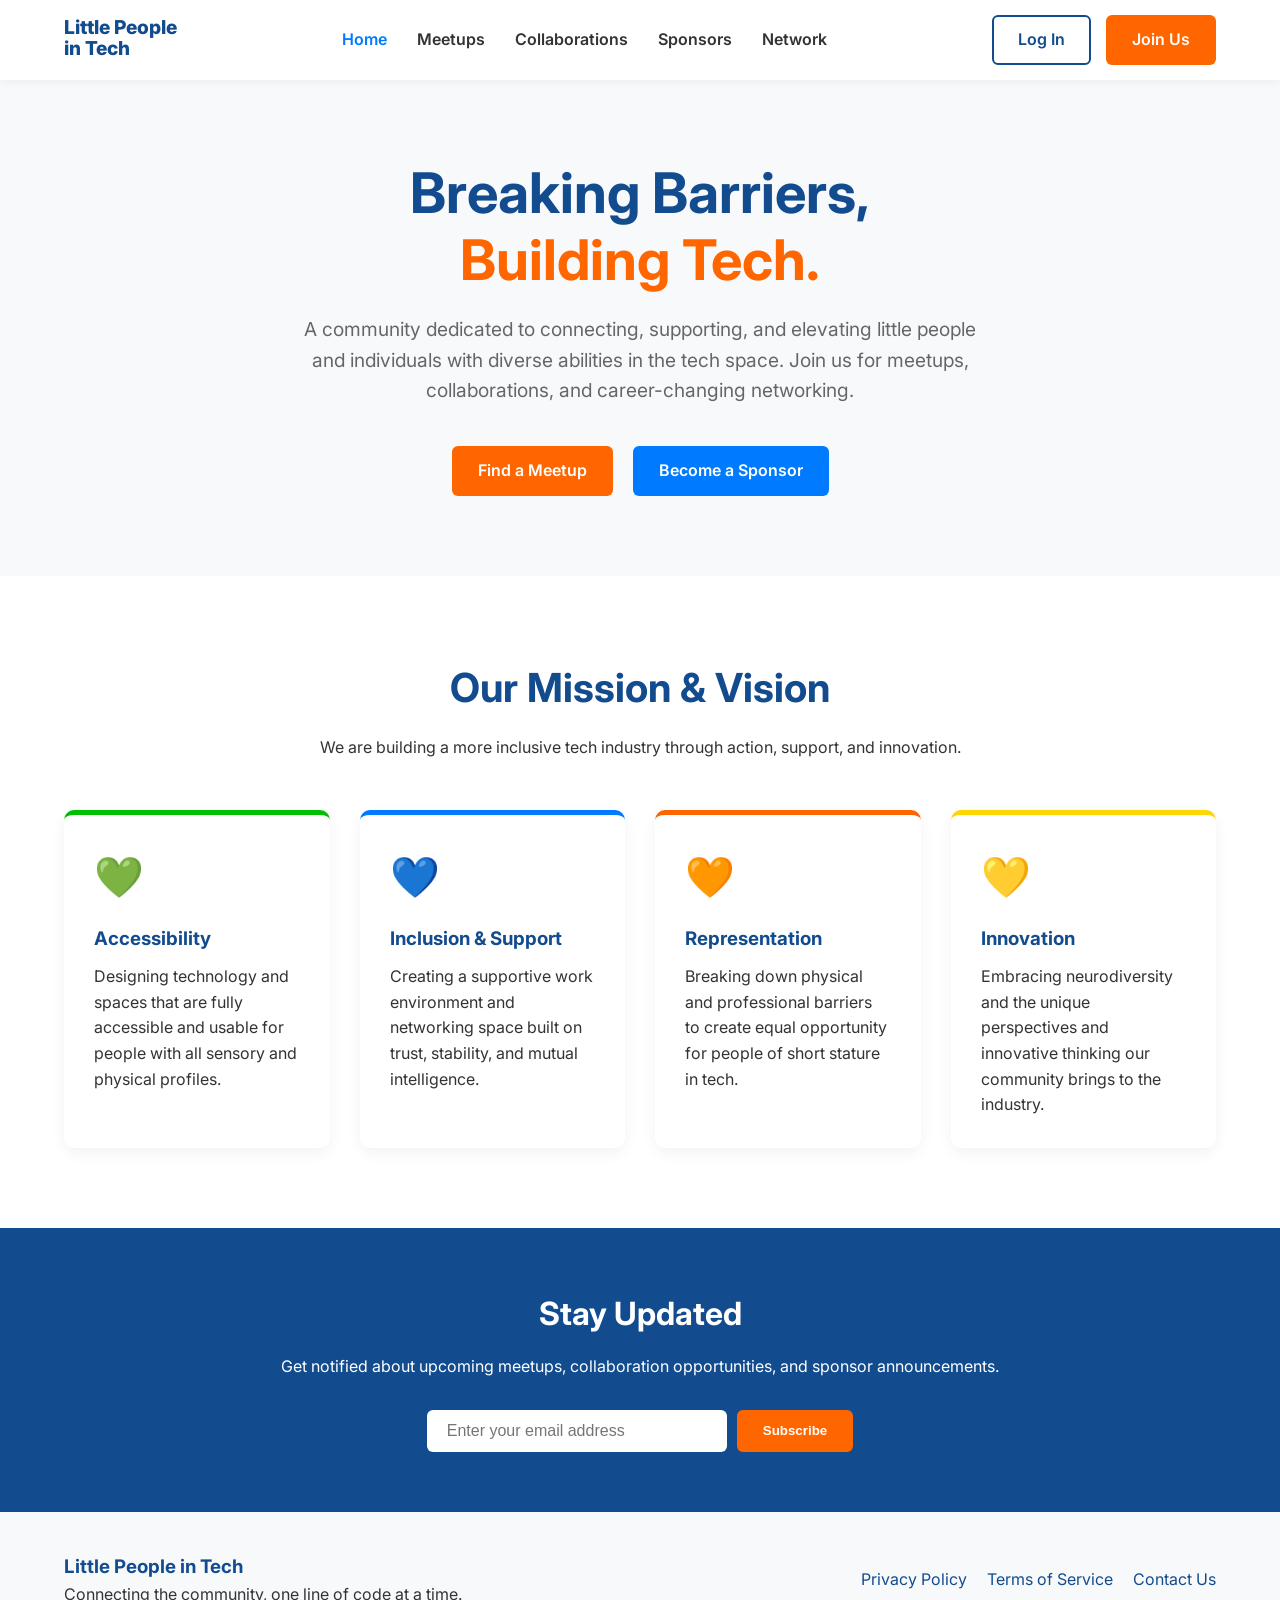
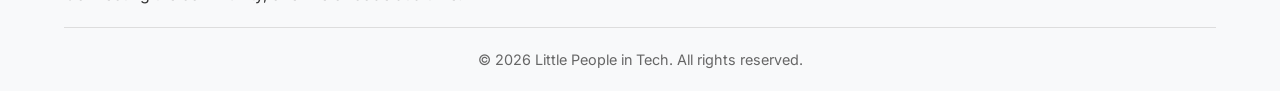
<file: index.html>
<!DOCTYPE html>
<html lang="en">
<head>
    <meta charset="UTF-8">
    <meta name="viewport" content="width=device-width, initial-scale=1.0">
    <title>Little People in Tech</title>
    <link rel="stylesheet" href="styles.css">
    <link href="https://fonts.googleapis.com/css2?family=Inter:wght@400;600;800&display=swap" rel="stylesheet">
</head>
<body>

    <header>
        <div class="container nav-container">
            <div class="logo">
                <a href="index.html">
                    <span class="logo-text">Little People <br>in Tech</span>
                </a>
            </div>
            <nav>
                <ul class="nav-links">
                    <li><a href="index.html" class="active">Home</a></li>
                    <li><a href="meetups.html">Meetups</a></li>
                    <li><a href="collaborations.html">Collaborations</a></li>
                    <li><a href="sponsors.html">Sponsors</a></li>
                    <li><a href="network.html">Network</a></li>
                </ul>
            </nav>
            <div class="nav-buttons">
                <a href="network.html" class="btn btn-outline">Log In</a>
                <a href="network.html" class="btn btn-primary">Join Us</a>
            </div>
        </div>
    </header>

    <section class="hero">
        <div class="container hero-container">
            <div class="hero-content">
                <h1>Breaking Barriers, <br><span class="highlight-orange">Building Tech.</span></h1>
                <p>A community dedicated to connecting, supporting, and elevating little people and individuals with diverse abilities in the tech space. Join us for meetups, collaborations, and career-changing networking.</p>
                <div class="hero-actions">
                    <a href="meetups.html" class="btn btn-primary">Find a Meetup</a>
                    <a href="sponsors.html" class="btn btn-secondary">Become a Sponsor</a>
                </div>
            </div>
        </div>
    </section>

    <section class="pillars">
        <div class="container">
            <div class="section-header">
                <h2>Our Mission & Vision</h2>
                <p>We are building a more inclusive tech industry through action, support, and innovation.</p>
            </div>
            
            <div class="grid-4">
                <div class="card card-green">
                    <div class="card-icon">💚</div>
                    <h3>Accessibility</h3>
                    <p>Designing technology and spaces that are fully accessible and usable for people with all sensory and physical profiles.</p>
                </div>

                <div class="card card-blue">
                    <div class="card-icon">💙</div>
                    <h3>Inclusion & Support</h3>
                    <p>Creating a supportive work environment and networking space built on trust, stability, and mutual intelligence.</p>
                </div>

                <div class="card card-orange">
                    <div class="card-icon">🧡</div>
                    <h3>Representation</h3>
                    <p>Breaking down physical and professional barriers to create equal opportunity for people of short stature in tech.</p>
                </div>

                <div class="card card-yellow">
                    <div class="card-icon">💛</div>
                    <h3>Innovation</h3>
                    <p>Embracing neurodiversity and the unique perspectives and innovative thinking our community brings to the industry.</p>
                </div>
            </div>
        </div>
    </section>

    <section class="cta-section">
        <div class="container">
            <h2>Stay Updated</h2>
            <p>Get notified about upcoming meetups, collaboration opportunities, and sponsor announcements.</p>
            <form class="notify-form" action="#" method="POST">
                <input type="email" placeholder="Enter your email address" required>
                <button type="submit" class="btn btn-primary">Subscribe</button>
            </form>
        </div>
    </section>

    <footer>
        <div class="container footer-container">
            <div class="footer-brand">
                <h3>Little People in Tech</h3>
                <p>Connecting the community, one line of code at a time.</p>
            </div>
            <div class="footer-links">
                <a href="#">Privacy Policy</a>
                <a href="#">Terms of Service</a>
                <a href="#">Contact Us</a>
            </div>
        </div>
        <div class="footer-bottom">
            <p>&copy; 2026 Little People in Tech. All rights reserved.</p>
        </div>
    </footer>

</body>
</html>
</file>
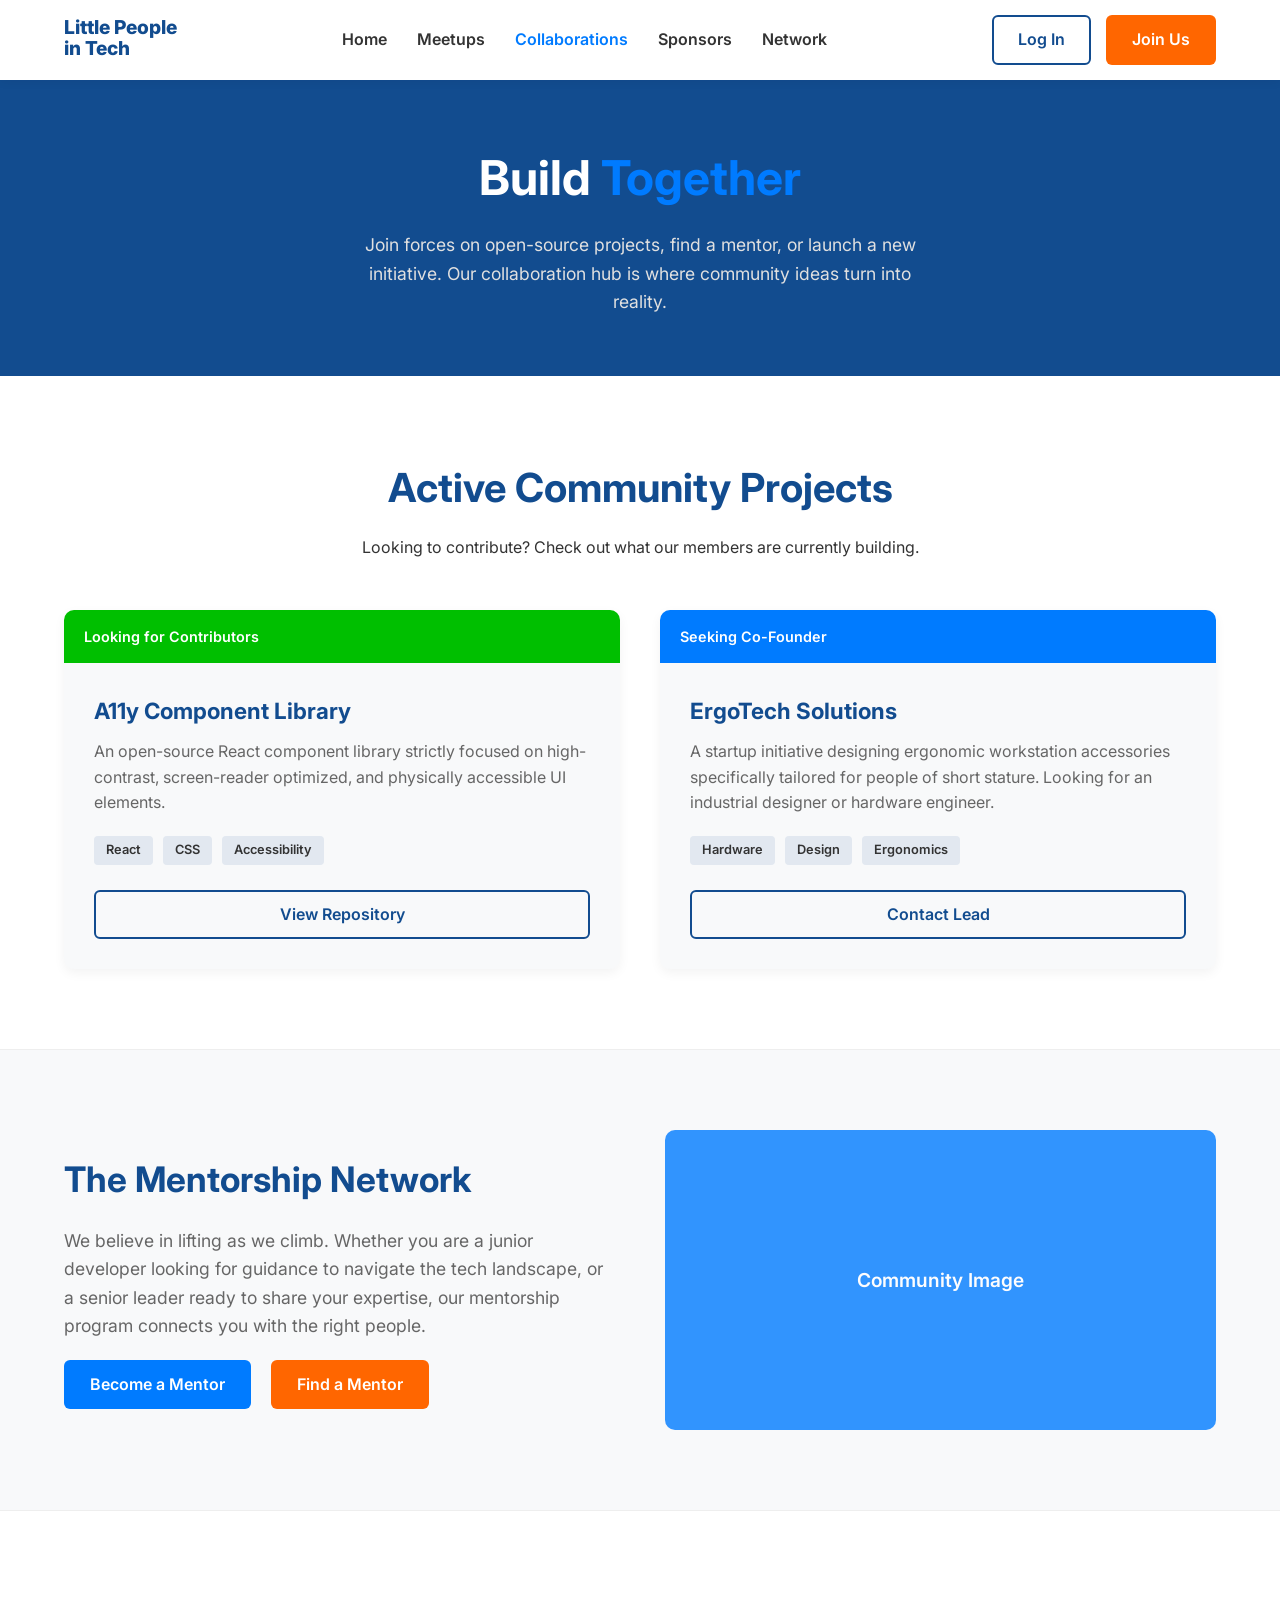
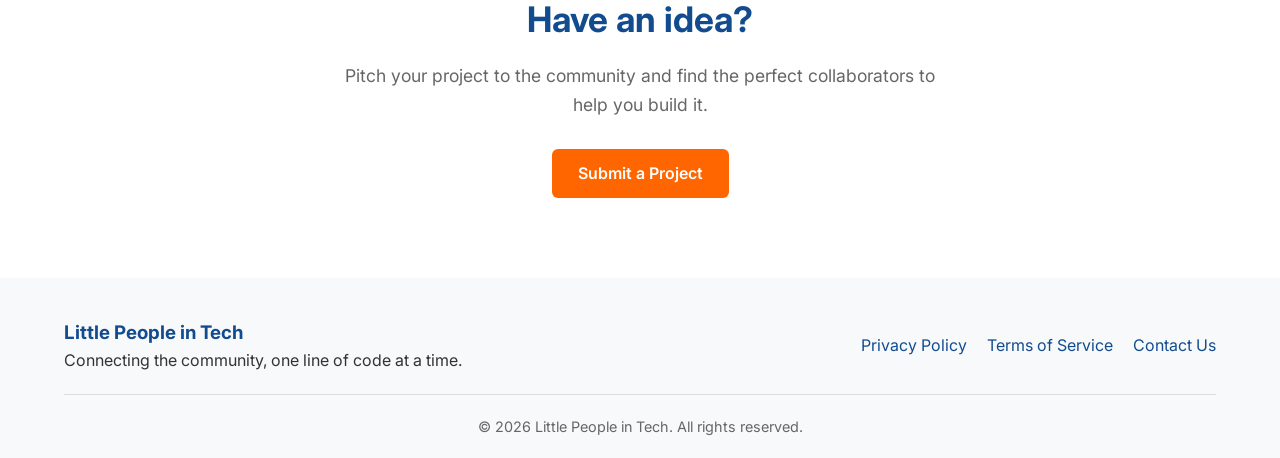
<file: collaborations.html>
<!DOCTYPE html>
<html lang="en">
<head>
    <meta charset="UTF-8">
    <meta name="viewport" content="width=device-width, initial-scale=1.0">
    <title>Collaborations | Little People in Tech</title>
    <link rel="stylesheet" href="styles.css">
    <link href="https://fonts.googleapis.com/css2?family=Inter:wght@400;600;800&display=swap" rel="stylesheet">
</head>
<body>

    <header>
        <div class="container nav-container">
            <div class="logo">
                <a href="index.html">
                    <span class="logo-text">Little People <br>in Tech</span>
                </a>
            </div>
            <nav>
                <ul class="nav-links">
                    <li><a href="index.html">Home</a></li>
                    <li><a href="meetups.html">Meetups</a></li>
                    <li><a href="collaborations.html" class="active">Collaborations</a></li>
                    <li><a href="sponsors.html">Sponsors</a></li>
                    <li><a href="network.html">Network</a></li>
                </ul>
            </nav>
            <div class="nav-buttons">
                <a href="network.html" class="btn btn-outline">Log In</a>
                <a href="network.html" class="btn btn-primary">Join Us</a>
            </div>
        </div>
    </header>

    <section class="page-hero">
        <div class="container text-center">
            <h1>Build <span class="highlight-blue">Together</span></h1>
            <p>Join forces on open-source projects, find a mentor, or launch a new initiative. Our collaboration hub is where community ideas turn into reality.</p>
        </div>
    </section>

    <section class="projects-section">
        <div class="container">
            <div class="section-header">
                <h2>Active Community Projects</h2>
                <p>Looking to contribute? Check out what our members are currently building.</p>
            </div>
            
            <div class="grid-2">
                <div class="project-card">
                    <div class="project-header bg-green">
                        <span class="status">Looking for Contributors</span>
                    </div>
                    <div class="project-body">
                        <h3>A11y Component Library</h3>
                        <p>An open-source React component library strictly focused on high-contrast, screen-reader optimized, and physically accessible UI elements.</p>
                        <div class="project-tags">
                            <span>React</span>
                            <span>CSS</span>
                            <span>Accessibility</span>
                        </div>
                        <a href="#" class="btn btn-outline">View Repository</a>
                    </div>
                </div>

                <div class="project-card">
                    <div class="project-header bg-blue">
                        <span class="status">Seeking Co-Founder</span>
                    </div>
                    <div class="project-body">
                        <h3>ErgoTech Solutions</h3>
                        <p>A startup initiative designing ergonomic workstation accessories specifically tailored for people of short stature. Looking for an industrial designer or hardware engineer.</p>
                        <div class="project-tags">
                            <span>Hardware</span>
                            <span>Design</span>
                            <span>Ergonomics</span>
                        </div>
                        <a href="#" class="btn btn-outline">Contact Lead</a>
                    </div>
                </div>
            </div>
        </div>
    </section>

    <section class="mentorship-section">
        <div class="container mentorship-container">
            <div class="mentorship-content">
                <h2>The Mentorship Network</h2>
                <p>We believe in lifting as we climb. Whether you are a junior developer looking for guidance to navigate the tech landscape, or a senior leader ready to share your expertise, our mentorship program connects you with the right people.</p>
                <div class="hero-actions" style="justify-content: flex-start; margin-top: 20px;">
                    <a href="#" class="btn btn-secondary">Become a Mentor</a>
                    <a href="#" class="btn btn-primary">Find a Mentor</a>
                </div>
            </div>
            <div class="mentorship-image-placeholder">
                <span>Community Image</span>
            </div>
        </div>
    </section>

    <section class="host-cta">
        <div class="container text-center">
            <h2>Have an idea?</h2>
            <p>Pitch your project to the community and find the perfect collaborators to help you build it.</p>
            <a href="#" class="btn btn-primary">Submit a Project</a>
        </div>
    </section>

    <footer>
        <div class="container footer-container">
            <div class="footer-brand">
                <h3>Little People in Tech</h3>
                <p>Connecting the community, one line of code at a time.</p>
            </div>
            <div class="footer-links">
                <a href="#">Privacy Policy</a>
                <a href="#">Terms of Service</a>
                <a href="#">Contact Us</a>
            </div>
        </div>
        <div class="footer-bottom">
            <p>&copy; 2026 Little People in Tech. All rights reserved.</p>
        </div>
    </footer>

</body>
</html>
</file>
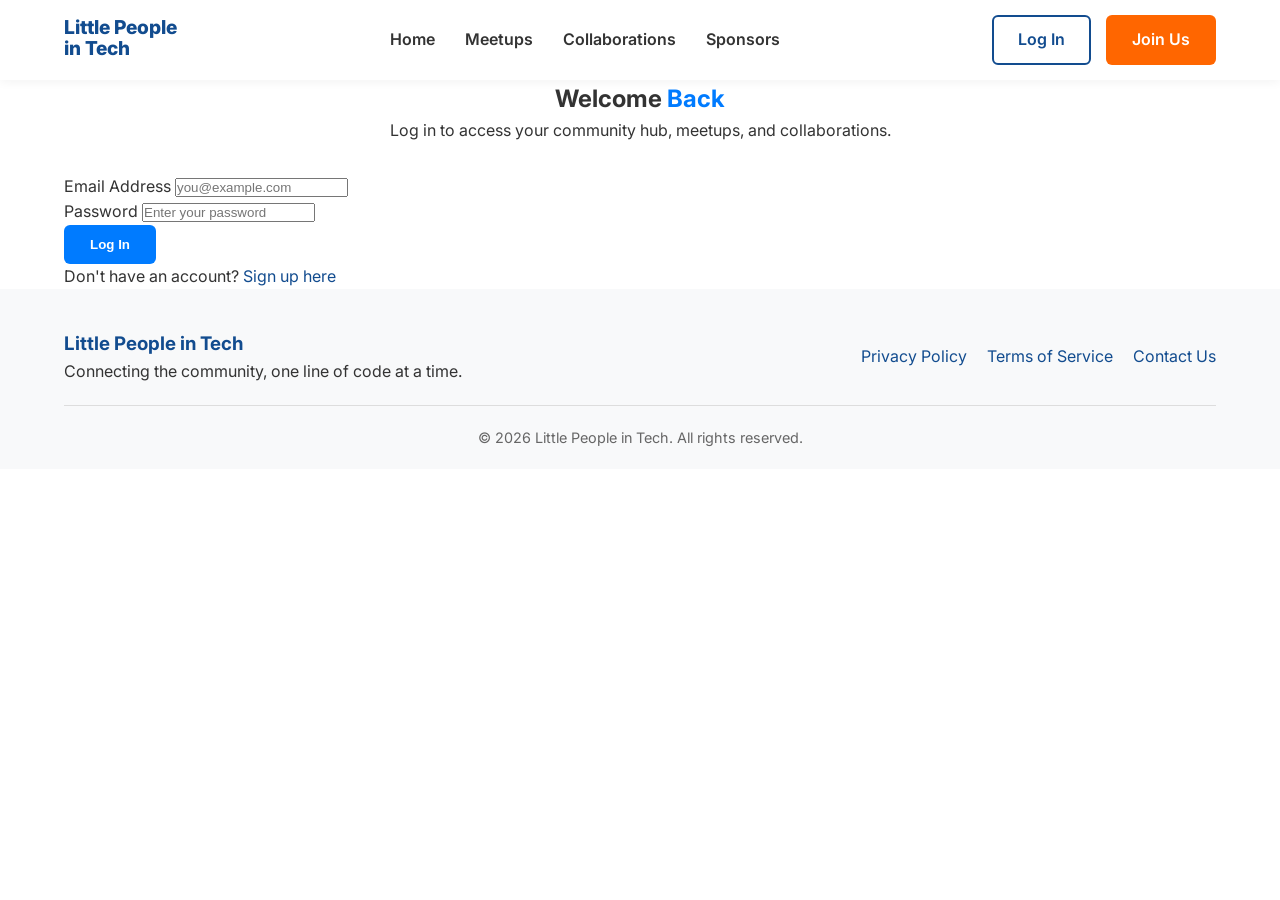
<file: login.html>
<!DOCTYPE html>
<html lang="en">
<head>
    <meta charset="UTF-8">
    <meta name="viewport" content="width=device-width, initial-scale=1.0">
    <title>Log In | Little People in Tech</title>
    <link rel="stylesheet" href="styles.css">
    <link href="https://fonts.googleapis.com/css2?family=Inter:wght@400;600;800&display=swap" rel="stylesheet">
</head>
<body class="bg-light">

    <header>
        <div class="container nav-container">
            <div class="logo">
                <a href="index.html">
                    <span class="logo-text">Little People <br>in Tech</span>
                </a>
            </div>
            <nav>
                <ul class="nav-links">
                    <li><a href="index.html">Home</a></li>
                    <li><a href="meetups.html">Meetups</a></li>
                    <li><a href="collaborations.html">Collaborations</a></li>
                    <li><a href="sponsors.html">Sponsors</a></li>
                </ul>
            </nav>
            <div class="nav-buttons">
                <a href="login.html" class="btn btn-outline active">Log In</a>
                <a href="signup.html" class="btn btn-primary">Join Us</a>
            </div>
        </div>
    </header>

    <section class="auth-section">
        <div class="container text-center" style="margin-bottom: 30px;">
            <h1>Welcome <span class="highlight-blue">Back</span></h1>
            <p>Log in to access your community hub, meetups, and collaborations.</p>
        </div>

        <div class="container">
            <div class="auth-single-card border-blue">
                <form class="auth-form" action="process-login.php" method="POST">
    <div class="form-group">
        <label for="login-email">Email Address</label>
        <input type="email" id="login-email" name="email" placeholder="you@example.com" required>
    </div>
    <div class="form-group">
        <label for="login-password">Password</label>
        <input type="password" id="login-password" name="password" placeholder="Enter your password" required>
    </div>
    <div class="form-actions">
        </div>
    <button type="submit" class="btn btn-secondary btn-full">Log In</button>
</form>
                
                <div class="auth-switch">
                    <p>Don't have an account? <a href="signup.html">Sign up here</a></p>
                </div>
            </div>
        </div>
    </section>

    <footer>
        <div class="container footer-container">
            <div class="footer-brand">
                <h3>Little People in Tech</h3>
                <p>Connecting the community, one line of code at a time.</p>
            </div>
            <div class="footer-links">
                <a href="#">Privacy Policy</a>
                <a href="#">Terms of Service</a>
                <a href="#">Contact Us</a>
            </div>
        </div>
        <div class="footer-bottom">
            <p>&copy; 2026 Little People in Tech. All rights reserved.</p>
        </div>
    </footer>

</body>
</html>
</file>
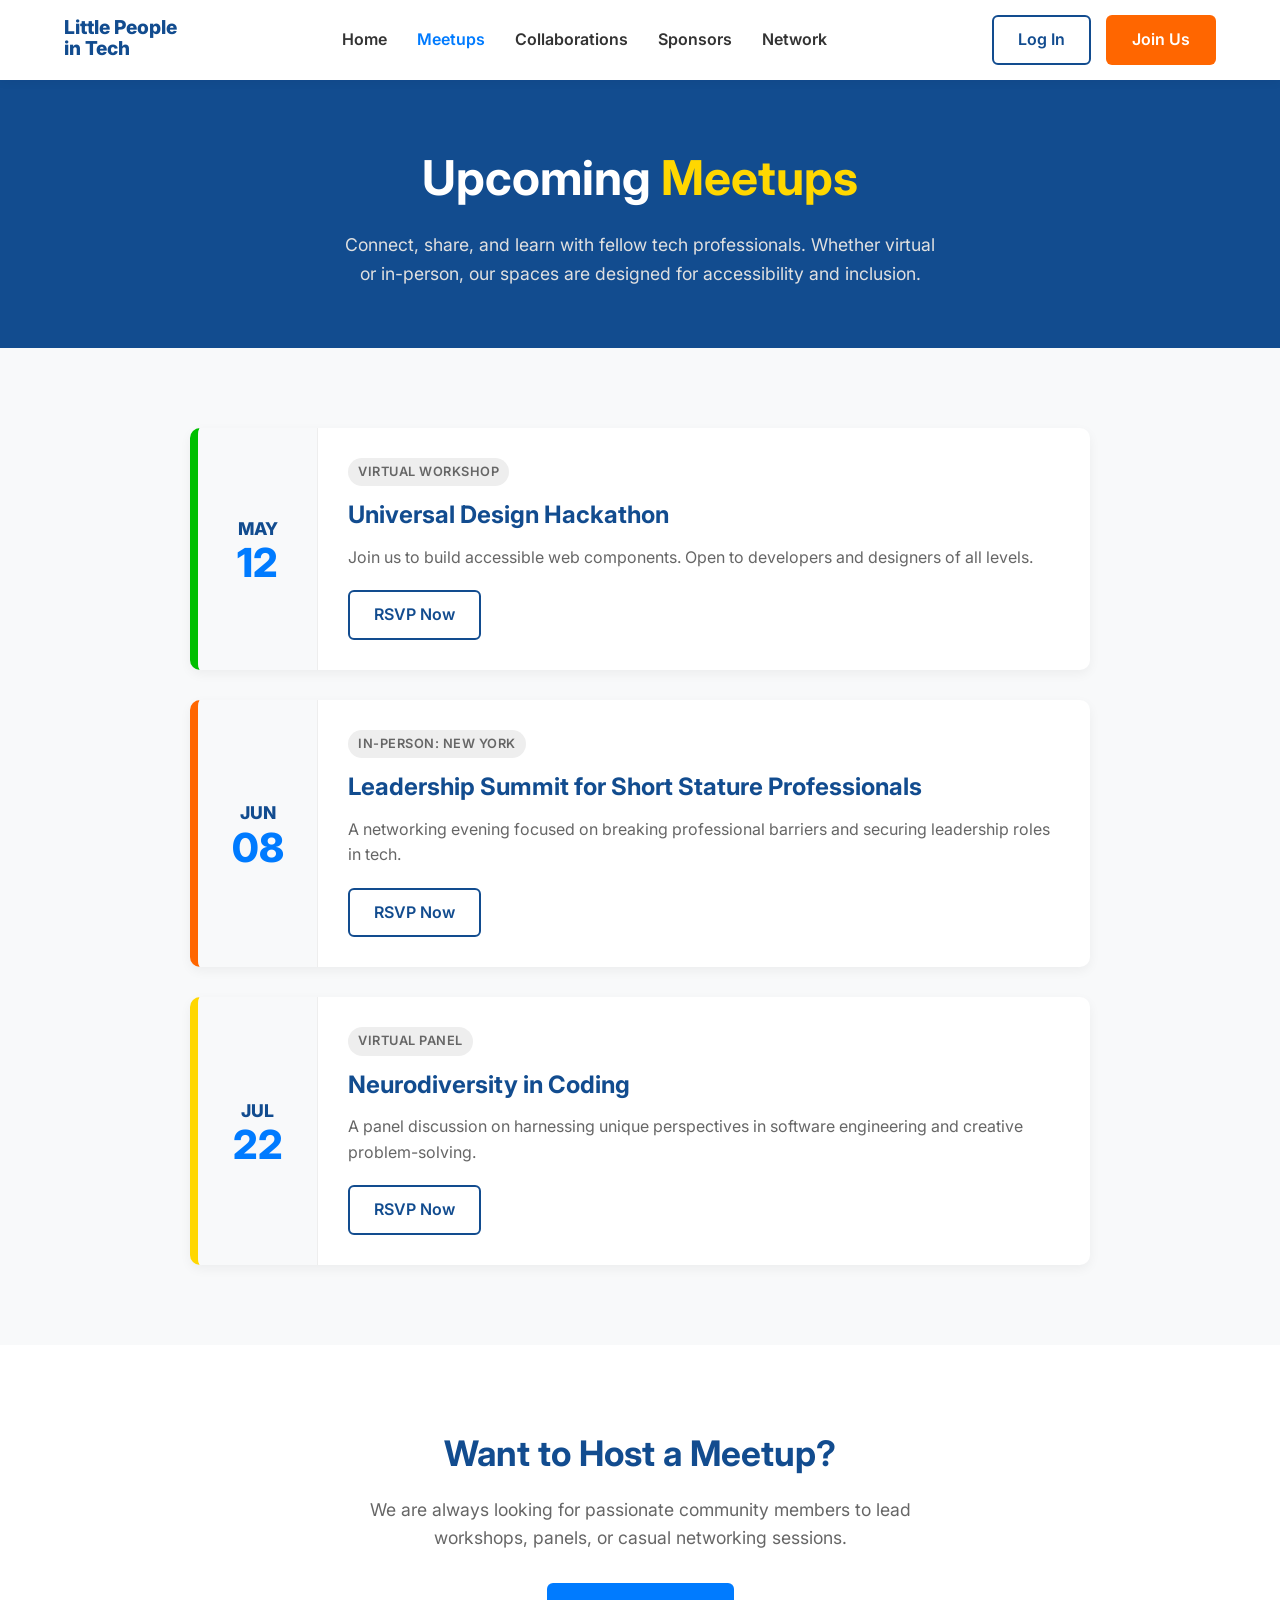
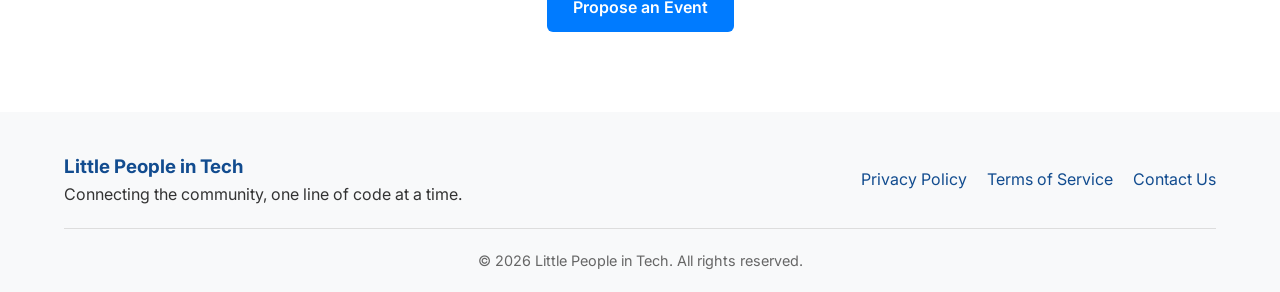
<file: meetups.html>
<!DOCTYPE html>
<html lang="en">
<head>
    <meta charset="UTF-8">
    <meta name="viewport" content="width=device-width, initial-scale=1.0">
    <title>Meetups | Little People in Tech</title>
    <link rel="stylesheet" href="styles.css">
    <link href="https://fonts.googleapis.com/css2?family=Inter:wght@400;600;800&display=swap" rel="stylesheet">
</head>
<body>

    <header>
        <div class="container nav-container">
            <div class="logo">
                <a href="index.html">
                    <span class="logo-text">Little People <br>in Tech</span>
                </a>
            </div>
            <nav>
                <ul class="nav-links">
                    <li><a href="index.html">Home</a></li>
                    <li><a href="meetups.html" class="active">Meetups</a></li>
                    <li><a href="collaborations.html">Collaborations</a></li>
                    <li><a href="sponsors.html">Sponsors</a></li>
                    <li><a href="network.html">Network</a></li>
                </ul>
            </nav>
            <div class="nav-buttons">
                <a href="network.html" class="btn btn-outline">Log In</a>
                <a href="network.html" class="btn btn-primary">Join Us</a>
            </div>
        </div>
    </header>

    <section class="page-hero">
        <div class="container text-center">
            <h1>Upcoming <span class="highlight-yellow">Meetups</span></h1>
            <p>Connect, share, and learn with fellow tech professionals. Whether virtual or in-person, our spaces are designed for accessibility and inclusion.</p>
        </div>
    </section>

    <section class="events-section">
        <div class="container">
            <div class="events-grid">
                
                <div class="event-card event-green">
                    <div class="event-date">
                        <span class="month">MAY</span>
                        <span class="day">12</span>
                    </div>
                    <div class="event-details">
                        <span class="event-tag">Virtual Workshop</span>
                        <h3>Universal Design Hackathon</h3>
                        <p>Join us to build accessible web components. Open to developers and designers of all levels.</p>
                        <a href="#" class="btn btn-outline">RSVP Now</a>
                    </div>
                </div>

                <div class="event-card event-orange">
                    <div class="event-date">
                        <span class="month">JUN</span>
                        <span class="day">08</span>
                    </div>
                    <div class="event-details">
                        <span class="event-tag">In-Person: New York</span>
                        <h3>Leadership Summit for Short Stature Professionals</h3>
                        <p>A networking evening focused on breaking professional barriers and securing leadership roles in tech.</p>
                        <a href="#" class="btn btn-outline">RSVP Now</a>
                    </div>
                </div>

                <div class="event-card event-yellow">
                    <div class="event-date">
                        <span class="month">JUL</span>
                        <span class="day">22</span>
                    </div>
                    <div class="event-details">
                        <span class="event-tag">Virtual Panel</span>
                        <h3>Neurodiversity in Coding</h3>
                        <p>A panel discussion on harnessing unique perspectives in software engineering and creative problem-solving.</p>
                        <a href="#" class="btn btn-outline">RSVP Now</a>
                    </div>
                </div>

            </div>
        </div>
    </section>

    <section class="host-cta">
        <div class="container text-center">
            <h2>Want to Host a Meetup?</h2>
            <p>We are always looking for passionate community members to lead workshops, panels, or casual networking sessions.</p>
            <a href="collaborations.html" class="btn btn-secondary">Propose an Event</a>
        </div>
    </section>

    <footer>
        <div class="container footer-container">
            <div class="footer-brand">
                <h3>Little People in Tech</h3>
                <p>Connecting the community, one line of code at a time.</p>
            </div>
            <div class="footer-links">
                <a href="#">Privacy Policy</a>
                <a href="#">Terms of Service</a>
                <a href="#">Contact Us</a>
            </div>
        </div>
        <div class="footer-bottom">
            <p>&copy; 2026 Little People in Tech. All rights reserved.</p>
        </div>
    </footer>

</body>
</html>
</file>
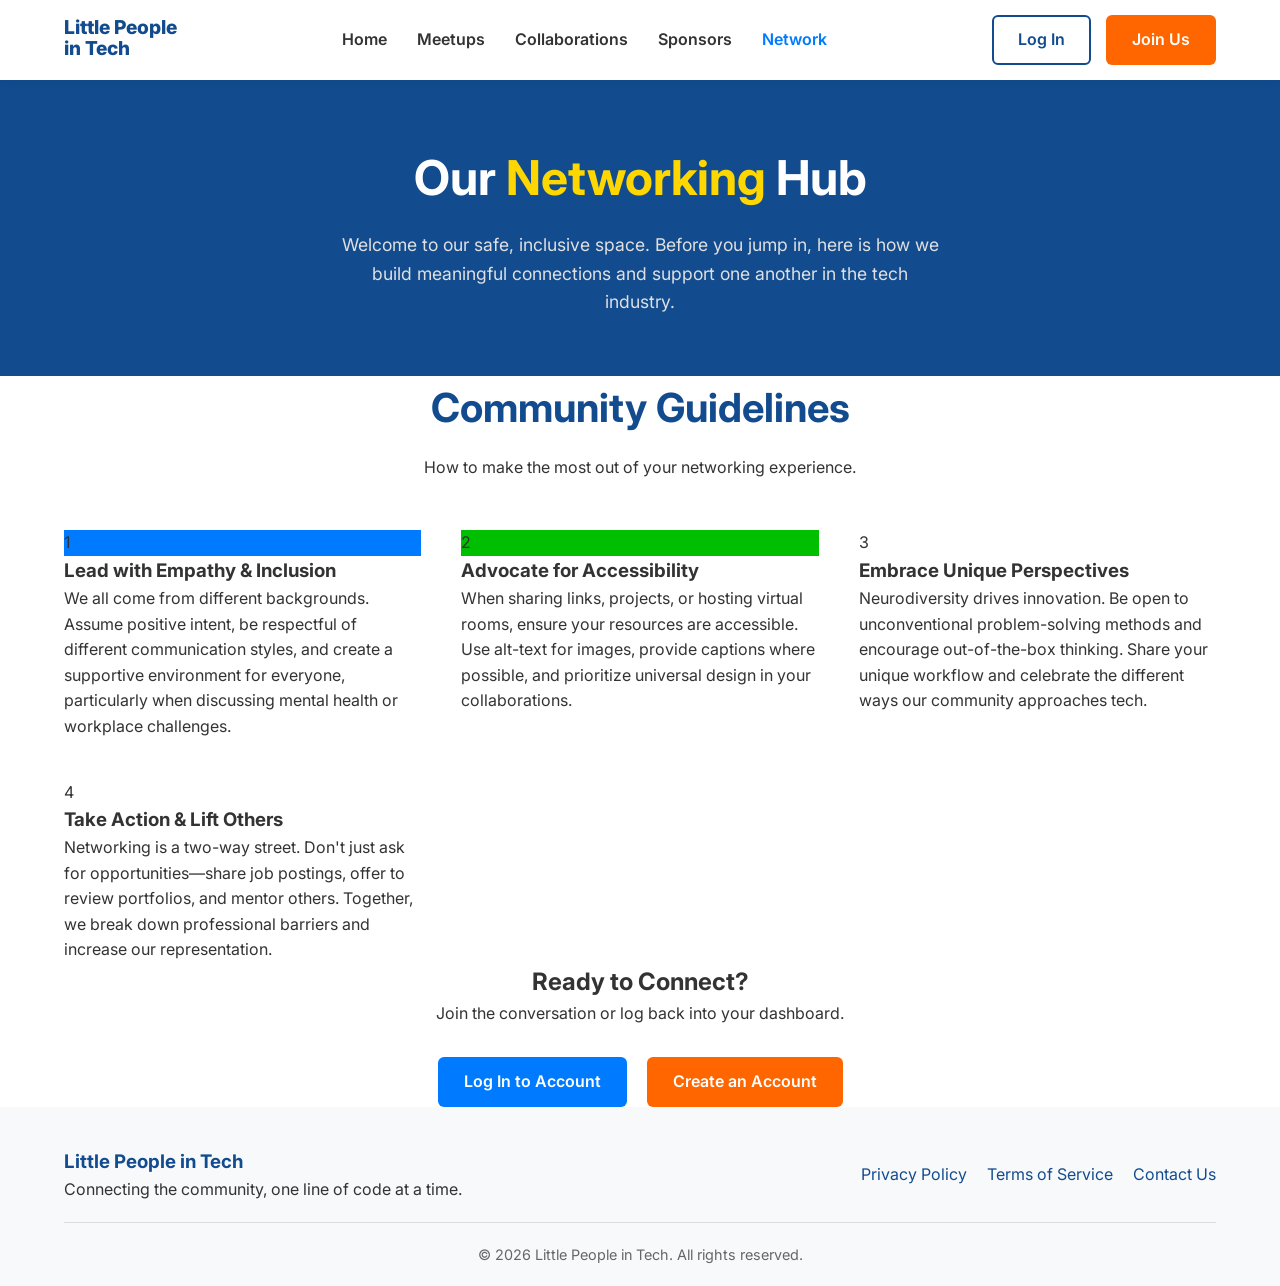
<file: network.html>
<!DOCTYPE html>
<html lang="en">
<head>
    <meta charset="UTF-8">
    <meta name="viewport" content="width=device-width, initial-scale=1.0">
    <title>Network | Little People in Tech</title>
    <link rel="stylesheet" href="styles.css">
    <link href="https://fonts.googleapis.com/css2?family=Inter:wght@400;600;800&display=swap" rel="stylesheet">
</head>
<body>

    <header>
        <div class="container nav-container">
            <div class="logo">
                <a href="index.html">
                    <span class="logo-text">Little People <br>in Tech</span>
                </a>
            </div>
            <nav>
                <ul class="nav-links">
                    <li><a href="index.html">Home</a></li>
                    <li><a href="meetups.html">Meetups</a></li>
                    <li><a href="collaborations.html">Collaborations</a></li>
                    <li><a href="sponsors.html">Sponsors</a></li>
                    <li><a href="network.html" class="active">Network</a></li>
                </ul>
            </nav>
            <div class="nav-buttons">
                <a href="login.html" class="btn btn-outline">Log In</a>
                <a href="signup.html" class="btn btn-primary">Join Us</a>
            </div>
        </div>
    </header>

    <section class="page-hero">
        <div class="container text-center">
            <h1>Our <span class="highlight-yellow">Networking</span> Hub</h1>
            <p>Welcome to our safe, inclusive space. Before you jump in, here is how we build meaningful connections and support one another in the tech industry.</p>
        </div>
    </section>

    <section class="guidelines-section">
        <div class="container">
            <div class="section-header text-center">
                <h2>Community Guidelines</h2>
                <p>How to make the most out of your networking experience.</p>
            </div>
            
            <div class="grid-2">
                <div class="guideline-card border-blue">
                    <div class="guideline-icon bg-blue">1</div>
                    <h3>Lead with Empathy & Inclusion</h3>
                    <p>We all come from different backgrounds. Assume positive intent, be respectful of different communication styles, and create a supportive environment for everyone, particularly when discussing mental health or workplace challenges.</p>
                </div>

                <div class="guideline-card border-green">
                    <div class="guideline-icon bg-green">2</div>
                    <h3>Advocate for Accessibility</h3>
                    <p>When sharing links, projects, or hosting virtual rooms, ensure your resources are accessible. Use alt-text for images, provide captions where possible, and prioritize universal design in your collaborations.</p>
                </div>

                <div class="guideline-card border-yellow">
                    <div class="guideline-icon bg-yellow" style="color: #333;">3</div>
                    <h3>Embrace Unique Perspectives</h3>
                    <p>Neurodiversity drives innovation. Be open to unconventional problem-solving methods and encourage out-of-the-box thinking. Share your unique workflow and celebrate the different ways our community approaches tech.</p>
                </div>

                <div class="guideline-card border-orange">
                    <div class="guideline-icon bg-orange">4</div>
                    <h3>Take Action & Lift Others</h3>
                    <p>Networking is a two-way street. Don't just ask for opportunities—share job postings, offer to review portfolios, and mentor others. Together, we break down professional barriers and increase our representation.</p>
                </div>
            </div>
        </div>
    </section>

    <section class="network-cta bg-light">
        <div class="container text-center">
            <h2>Ready to Connect?</h2>
            <p>Join the conversation or log back into your dashboard.</p>
            <div class="hero-actions" style="margin-top: 30px;">
                <a href="login.html" class="btn btn-secondary">Log In to Account</a>
                <a href="signup.html" class="btn btn-primary">Create an Account</a>
            </div>
        </div>
    </section>

    <footer>
        <div class="container footer-container">
            <div class="footer-brand">
                <h3>Little People in Tech</h3>
                <p>Connecting the community, one line of code at a time.</p>
            </div>
            <div class="footer-links">
                <a href="#">Privacy Policy</a>
                <a href="#">Terms of Service</a>
                <a href="#">Contact Us</a>
            </div>
        </div>
        <div class="footer-bottom">
            <p>&copy; 2026 Little People in Tech. All rights reserved.</p>
        </div>
    </footer>

</body>
</html>
</file>
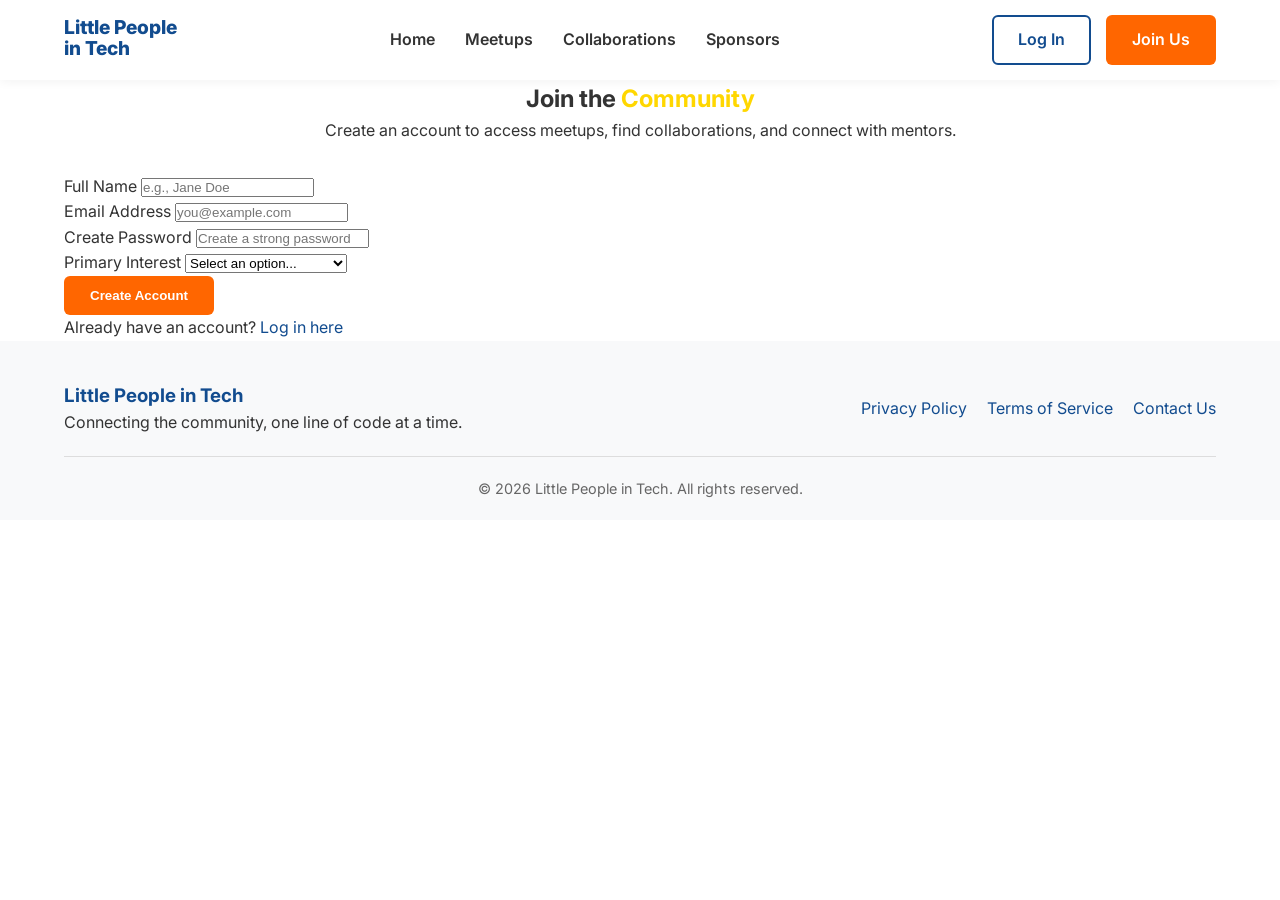
<file: signup.html>
<!DOCTYPE html>
<html lang="en">
<head>
    <meta charset="UTF-8">
    <meta name="viewport" content="width=device-width, initial-scale=1.0">
    <title>Sign Up | Little People in Tech</title>
    <link rel="stylesheet" href="styles.css">
    <link href="https://fonts.googleapis.com/css2?family=Inter:wght@400;600;800&display=swap" rel="stylesheet">
</head>
<body class="bg-light">

    <header>
        <div class="container nav-container">
            <div class="logo">
                <a href="index.html">
                    <span class="logo-text">Little People <br>in Tech</span>
                </a>
            </div>
            <nav>
                <ul class="nav-links">
                    <li><a href="index.html">Home</a></li>
                    <li><a href="meetups.html">Meetups</a></li>
                    <li><a href="collaborations.html">Collaborations</a></li>
                    <li><a href="sponsors.html">Sponsors</a></li>
                </ul>
            </nav>
            <div class="nav-buttons">
                <a href="login.html" class="btn btn-outline">Log In</a>
                <a href="signup.html" class="btn btn-primary active">Join Us</a>
            </div>
        </div>
    </header>

    <section class="auth-section">
        <div class="container text-center" style="margin-bottom: 30px;">
            <h1>Join the <span class="highlight-yellow">Community</span></h1>
            <p>Create an account to access meetups, find collaborations, and connect with mentors.</p>
        </div>

        <div class="container">
            <div class="auth-single-card border-yellow">
              <form class="auth-form" action="process-signup.php" method="POST">
    
    <div class="form-group">
        <label for="reg-name">Full Name</label>
        <input type="text" id="reg-name" name="full_name" placeholder="e.g., Jane Doe" required>
    </div>
    
    <div class="form-group">
        <label for="reg-email">Email Address</label>
        <input type="email" id="reg-email" name="email" placeholder="you@example.com" required>
    </div>
    
    <div class="form-group">
        <label for="reg-password">Create Password</label>
        <input type="password" id="reg-password" name="password" placeholder="Create a strong password" required>
    </div>
    
    <div class="form-group">
        <label for="reg-role">Primary Interest</label>
        <select id="reg-role" name="primary_interest" required>
            <option value="">Select an option...</option>
            <option value="developer">Software Engineering</option>
            <option value="design">Design / UX</option>
            <option value="hardware">Hardware / Ergonomics</option>
            <option value="sponsor">Sponsorship / Hiring</option>
            <option value="other">Other</option>
        </select>
    </div>
    <button type="submit" class="btn btn-primary btn-full">Create Account</button>
</form>

                <div class="auth-switch">
                    <p>Already have an account? <a href="login.html">Log in here</a></p>
                </div>
            </div>
        </div>
    </section>

    <footer>
        <div class="container footer-container">
            <div class="footer-brand">
                <h3>Little People in Tech</h3>
                <p>Connecting the community, one line of code at a time.</p>
            </div>
            <div class="footer-links">
                <a href="#">Privacy Policy</a>
                <a href="#">Terms of Service</a>
                <a href="#">Contact Us</a>
            </div>
        </div>
        <div class="footer-bottom">
            <p>&copy; 2026 Little People in Tech. All rights reserved.</p>
        </div>
    </footer>

</body>
</html>
</file>
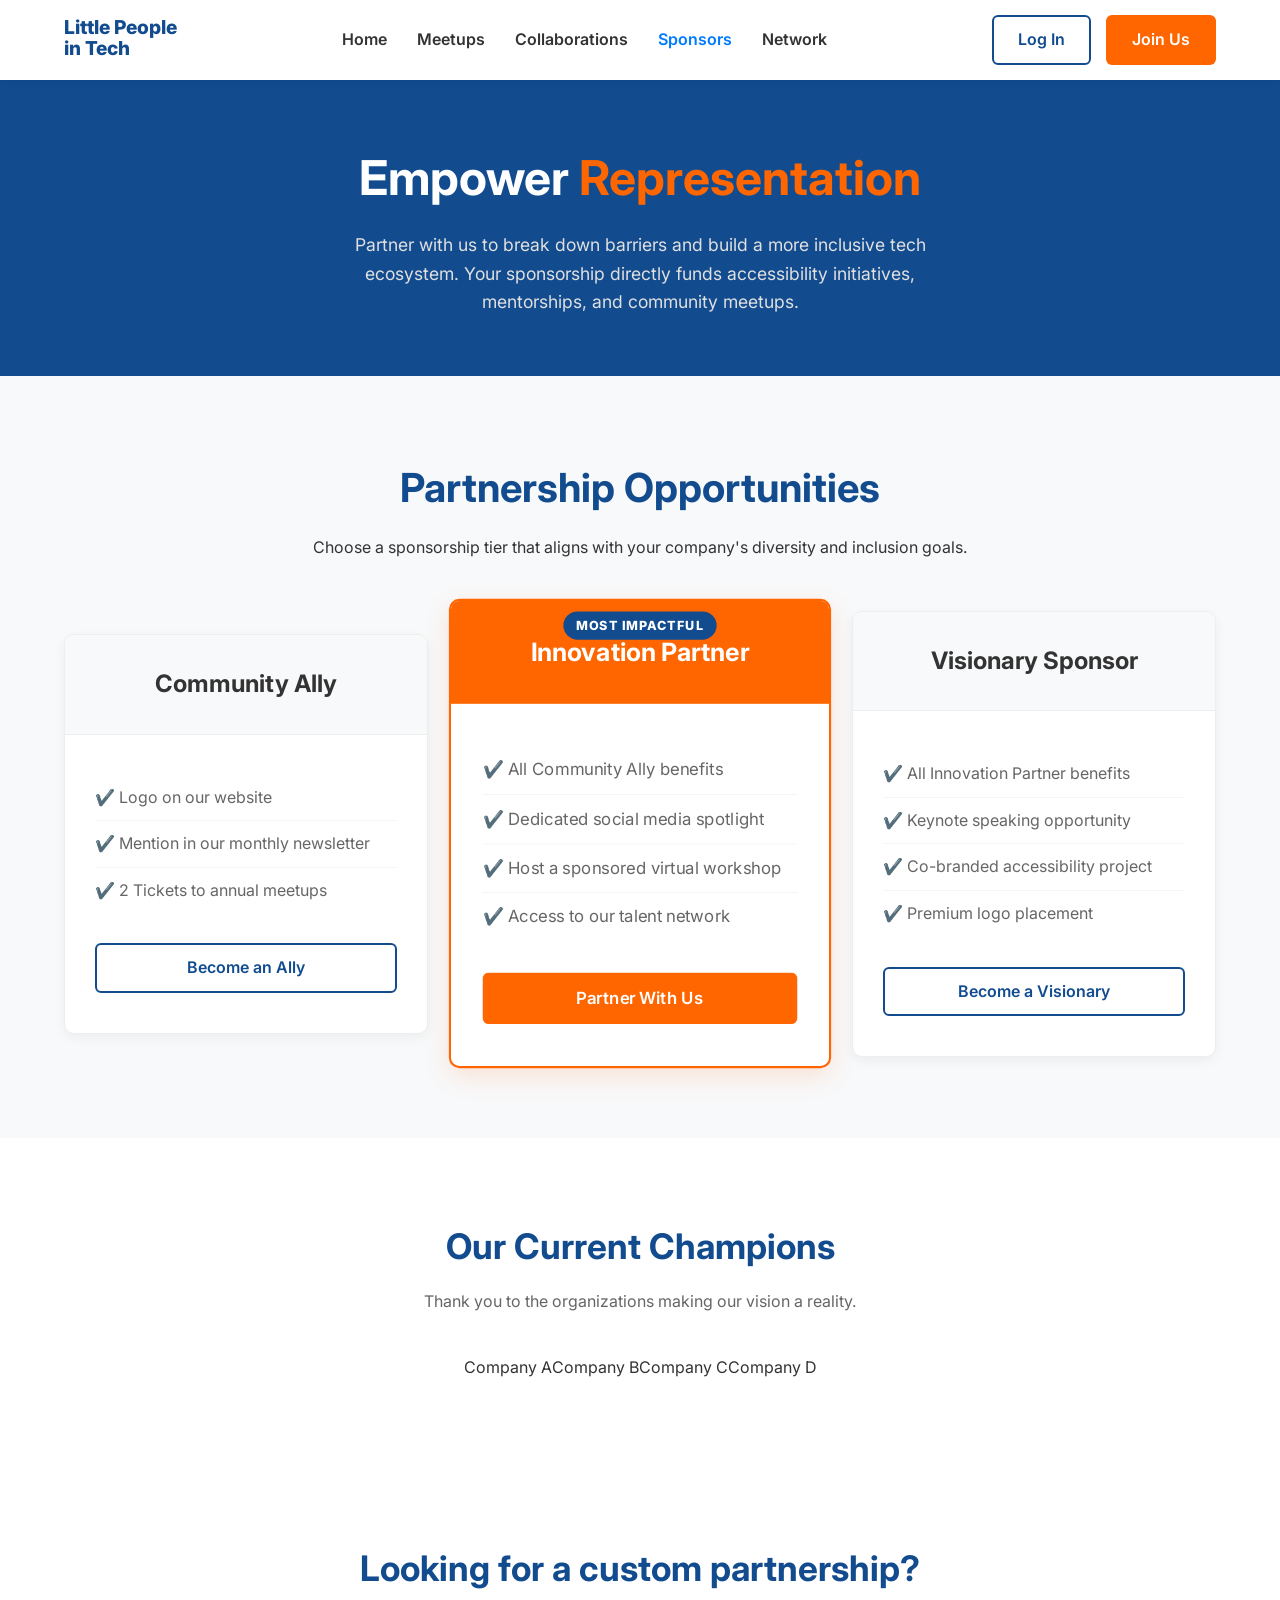
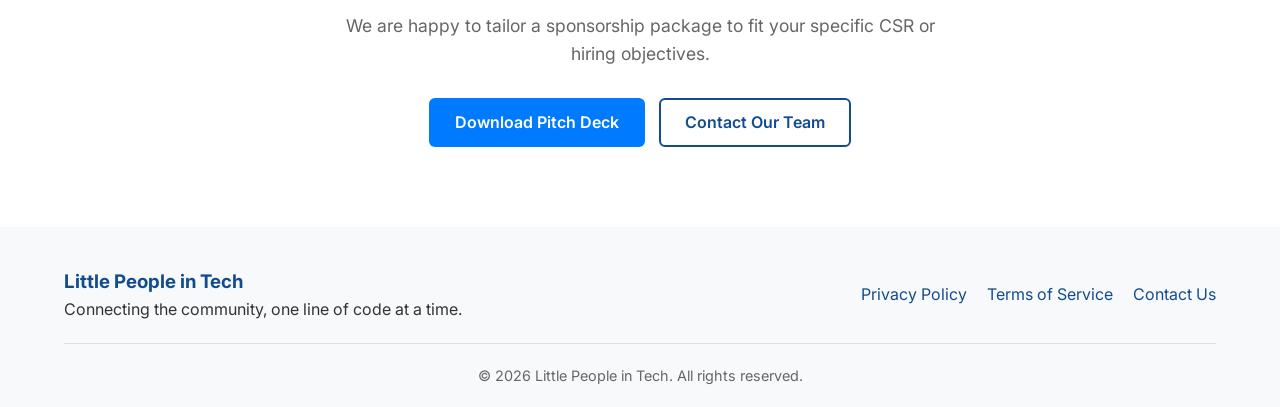
<file: sponsors.html>
<!DOCTYPE html>
<html lang="en">
<head>
    <meta charset="UTF-8">
    <meta name="viewport" content="width=device-width, initial-scale=1.0">
    <title>Sponsors | Little People in Tech</title>
    <link rel="stylesheet" href="styles.css">
    <link href="https://fonts.googleapis.com/css2?family=Inter:wght@400;600;800&display=swap" rel="stylesheet">
</head>
<body>

    <header>
        <div class="container nav-container">
            <div class="logo">
                <a href="index.html">
                    <span class="logo-text">Little People <br>in Tech</span>
                </a>
            </div>
            <nav>
                <ul class="nav-links">
                    <li><a href="index.html">Home</a></li>
                    <li><a href="meetups.html">Meetups</a></li>
                    <li><a href="collaborations.html">Collaborations</a></li>
                    <li><a href="sponsors.html" class="active">Sponsors</a></li>
                    <li><a href="network.html">Network</a></li>
                </ul>
            </nav>
            <div class="nav-buttons">
                <a href="network.html" class="btn btn-outline">Log In</a>
                <a href="network.html" class="btn btn-primary">Join Us</a>
            </div>
        </div>
    </header>

    <section class="page-hero">
        <div class="container text-center">
            <h1>Empower <span class="highlight-orange">Representation</span></h1>
            <p>Partner with us to break down barriers and build a more inclusive tech ecosystem. Your sponsorship directly funds accessibility initiatives, mentorships, and community meetups.</p>
        </div>
    </section>

    <section class="tiers-section">
        <div class="container">
            <div class="section-header">
                <h2>Partnership Opportunities</h2>
                <p>Choose a sponsorship tier that aligns with your company's diversity and inclusion goals.</p>
            </div>
            
            <div class="tiers-grid">
                <div class="tier-card">
                    <div class="tier-header">
                        <h3>Community Ally</h3>
                    </div>
                    <div class="tier-body">
                        <ul class="tier-benefits">
                            <li>✔️ Logo on our website</li>
                            <li>✔️ Mention in our monthly newsletter</li>
                            <li>✔️ 2 Tickets to annual meetups</li>
                        </ul>
                        <a href="#" class="btn btn-outline">Become an Ally</a>
                    </div>
                </div>

                <div class="tier-card featured-tier">
                    <div class="tier-header bg-orange">
                        <span class="popular-badge">Most Impactful</span>
                        <h3>Innovation Partner</h3>
                    </div>
                    <div class="tier-body">
                        <ul class="tier-benefits">
                            <li>✔️ All Community Ally benefits</li>
                            <li>✔️ Dedicated social media spotlight</li>
                            <li>✔️ Host a sponsored virtual workshop</li>
                            <li>✔️ Access to our talent network</li>
                        </ul>
                        <a href="#" class="btn btn-primary">Partner With Us</a>
                    </div>
                </div>

                <div class="tier-card">
                    <div class="tier-header">
                        <h3>Visionary Sponsor</h3>
                    </div>
                    <div class="tier-body">
                        <ul class="tier-benefits">
                            <li>✔️ All Innovation Partner benefits</li>
                            <li>✔️ Keynote speaking opportunity</li>
                            <li>✔️ Co-branded accessibility project</li>
                            <li>✔️ Premium logo placement</li>
                        </ul>
                        <a href="#" class="btn btn-outline">Become a Visionary</a>
                    </div>
                </div>
            </div>
        </div>
    </section>

    <section class="current-sponsors">
        <div class="container text-center">
            <h2>Our Current Champions</h2>
            <p>Thank you to the organizations making our vision a reality.</p>
            <div class="logo-grid">
                <div class="sponsor-logo-placeholder">Company A</div>
                <div class="sponsor-logo-placeholder">Company B</div>
                <div class="sponsor-logo-placeholder">Company C</div>
                <div class="sponsor-logo-placeholder">Company D</div>
            </div>
        </div>
    </section>

    <section class="host-cta">
        <div class="container text-center">
            <h2>Looking for a custom partnership?</h2>
            <p>We are happy to tailor a sponsorship package to fit your specific CSR or hiring objectives.</p>
            <a href="#" class="btn btn-secondary">Download Pitch Deck</a>
            <a href="#" class="btn btn-outline" style="margin-left: 10px;">Contact Our Team</a>
        </div>
    </section>

    <footer>
        <div class="container footer-container">
            <div class="footer-brand">
                <h3>Little People in Tech</h3>
                <p>Connecting the community, one line of code at a time.</p>
            </div>
            <div class="footer-links">
                <a href="#">Privacy Policy</a>
                <a href="#">Terms of Service</a>
                <a href="#">Contact Us</a>
            </div>
        </div>
        <div class="footer-bottom">
            <p>&copy; 2026 Little People in Tech. All rights reserved.</p>
        </div>
    </footer>

</body>
</html>
</file>
<file: styles.css>
/* --- CSS Variables & Brand Colors --- */
:root {
    /* Brand Colors from your identity */
    --brand-green: #00BF00;     /* Sensory / Accessibility */
    --brand-blue: #007BFF;      /* Emotional / Inclusion */
    --brand-orange: #FF6600;    /* Physical / Representation */
    --brand-dark-blue: #124C8F; /* Top & Bottom Text / Headers */
    --brand-yellow: #FFD700;    /* Neurodiversity (Gold/Yellow) */

    /* Neutrals for background and text */
    --text-main: #333333;
    --text-light: #666666;
    --bg-light: #F8F9FA;
    --white: #FFFFFF;
}

/* --- Global Reset & Typography --- */
* {
    margin: 0;
    padding: 0;
    box-sizing: border-box;
}

body {
    font-family: 'Inter', sans-serif;
    color: var(--text-main);
    line-height: 1.6;
    background-color: var(--white);
}

a {
    text-decoration: none;
    color: var(--brand-dark-blue);
    transition: color 0.3s ease;
}

ul {
    list-style: none;
}

/* --- Layout Containers --- */
.container {
    width: 90%;
    max-width: 1200px;
    margin: 0 auto;
}

/* --- Buttons --- */
.btn {
    display: inline-block;
    padding: 10px 24px;
    border-radius: 6px;
    font-weight: 600;
    cursor: pointer;
    transition: all 0.3s ease;
    text-align: center;
    border: 2px solid transparent;
}

.btn-primary {
    background-color: var(--brand-orange);
    color: var(--white);
}

.btn-primary:hover {
    background-color: #e65c00;
    color: var(--white);
    transform: translateY(-2px);
}

.btn-secondary {
    background-color: var(--brand-blue);
    color: var(--white);
}

.btn-secondary:hover {
    background-color: #0069d9;
    color: var(--white);
    transform: translateY(-2px);
}

.btn-outline {
    background-color: transparent;
    border-color: var(--brand-dark-blue);
    color: var(--brand-dark-blue);
}

.btn-outline:hover {
    background-color: var(--brand-dark-blue);
    color: var(--white);
}

/* --- Navigation --- */
header {
    background-color: var(--white);
    box-shadow: 0 2px 10px rgba(0,0,0,0.05);
    position: sticky;
    top: 0;
    z-index: 1000;
}

.nav-container {
    display: flex;
    justify-content: space-between;
    align-items: center;
    padding: 15px 0;
}

.logo-text {
    font-size: 1.2rem;
    font-weight: 800;
    color: var(--brand-dark-blue);
    line-height: 1.1;
    display: inline-block;
}

.nav-links {
    display: flex;
    gap: 30px;
}

.nav-links a {
    font-weight: 600;
    color: var(--text-main);
}

.nav-links a:hover, .nav-links a.active {
    color: var(--brand-blue);
}

.nav-buttons {
    display: flex;
    gap: 15px;
}

/* --- Hero Section --- */
.hero {
    background-color: var(--bg-light);
    padding: 80px 0;
    text-align: center;
}

.hero-content h1 {
    font-size: 3.5rem;
    color: var(--brand-dark-blue);
    margin-bottom: 20px;
    line-height: 1.2;
}

.highlight-orange {
    color: var(--brand-orange);
}

.hero-content p {
    font-size: 1.2rem;
    color: var(--text-light);
    max-width: 700px;
    margin: 0 auto 40px auto;
}

.hero-actions {
    display: flex;
    justify-content: center;
    gap: 20px;
}

/* --- Pillars / Cards Section --- */
.pillars {
    padding: 80px 0;
}

.section-header {
    text-align: center;
    margin-bottom: 50px;
}

.section-header h2 {
    font-size: 2.5rem;
    color: var(--brand-dark-blue);
    margin-bottom: 15px;
}

.grid-4 {
    display: grid;
    grid-template-columns: repeat(auto-fit, minmax(250px, 1fr));
    gap: 30px;
}

.card {
    background: var(--white);
    padding: 30px;
    border-radius: 10px;
    box-shadow: 0 5px 15px rgba(0,0,0,0.05);
    border-top: 5px solid transparent;
    transition: transform 0.3s ease;
}

.card:hover {
    transform: translateY(-5px);
}

.card h3 {
    margin: 15px 0 10px 0;
    color: var(--brand-dark-blue);
}

.card-icon {
    font-size: 2.5rem;
}

/* Brand colored card borders */
.card-green { border-top-color: var(--brand-green); }
.card-blue { border-top-color: var(--brand-blue); }
.card-orange { border-top-color: var(--brand-orange); }
.card-yellow { border-top-color: var(--brand-yellow); }

/* --- CTA Section --- */
.cta-section {
    background-color: var(--brand-dark-blue);
    color: var(--white);
    text-align: center;
    padding: 60px 0;
}

.cta-section h2 {
    font-size: 2rem;
    margin-bottom: 15px;
}

.notify-form {
    margin-top: 30px;
    display: flex;
    justify-content: center;
    gap: 10px;
}

.notify-form input {
    padding: 12px 20px;
    border-radius: 6px;
    border: none;
    width: 300px;
    font-size: 1rem;
}

/* --- Footer --- */
footer {
    background-color: var(--bg-light);
    padding: 40px 0 20px 0;
    color: var(--text-main);
}

.footer-container {
    display: flex;
    justify-content: space-between;
    align-items: center;
    border-bottom: 1px solid #ddd;
    padding-bottom: 20px;
    margin-bottom: 20px;
}

.footer-brand h3 {
    color: var(--brand-dark-blue);
}

.footer-links {
    display: flex;
    gap: 20px;
}

.footer-bottom {
    text-align: center;
    font-size: 0.9rem;
    color: var(--text-light);
}

/* --- Responsive Media Queries --- */
@media (max-width: 768px) {
    .nav-container {
        flex-direction: column;
        gap: 15px;
    }
    
    .nav-links {
        flex-wrap: wrap;
        justify-content: center;
    }

    .hero-content h1 {
        font-size: 2.5rem;
    }

    .hero-actions {
        flex-direction: column;
    }

    .notify-form {
        flex-direction: column;
        align-items: center;
    }

    .notify-form input {
        width: 100%;
        max-width: 300px;
    }

    .footer-container {
        flex-direction: column;
        text-align: center;
        gap: 20px;
    }
}
/* --- Meetups Page Specific Styles --- */

.text-center {
    text-align: center;
}

/* Page Hero (used on internal pages) */
.page-hero {
    background-color: var(--brand-dark-blue);
    color: var(--white);
    padding: 60px 0;
}

.page-hero h1 {
    font-size: 3rem;
    margin-bottom: 15px;
}

.page-hero p {
    font-size: 1.1rem;
    max-width: 600px;
    margin: 0 auto;
    color: #e0e0e0;
}

.highlight-yellow {
    color: var(--brand-yellow);
}

/* Events Grid */
.events-section {
    padding: 80px 0;
    background-color: var(--bg-light);
}

.events-grid {
    display: flex;
    flex-direction: column;
    gap: 30px;
    max-width: 900px;
    margin: 0 auto;
}

.event-card {
    display: flex;
    background-color: var(--white);
    border-radius: 10px;
    box-shadow: 0 4px 12px rgba(0,0,0,0.05);
    overflow: hidden;
    border-left: 8px solid transparent;
    transition: transform 0.3s ease, box-shadow 0.3s ease;
}

.event-card:hover {
    transform: translateY(-3px);
    box-shadow: 0 8px 20px rgba(0,0,0,0.1);
}

/* Event Identity Colors */
.event-green { border-left-color: var(--brand-green); }
.event-orange { border-left-color: var(--brand-orange); }
.event-yellow { border-left-color: var(--brand-yellow); }

.event-date {
    background-color: var(--bg-light);
    padding: 30px;
    display: flex;
    flex-direction: column;
    justify-content: center;
    align-items: center;
    min-width: 120px;
    border-right: 1px solid #eee;
}

.event-date .month {
    font-weight: 800;
    color: var(--brand-dark-blue);
    font-size: 1.1rem;
}

.event-date .day {
    font-size: 2.5rem;
    font-weight: 800;
    color: var(--brand-blue);
    line-height: 1;
}

.event-details {
    padding: 30px;
    flex-grow: 1;
}

.event-tag {
    display: inline-block;
    background-color: #eee;
    color: var(--text-light);
    padding: 4px 10px;
    border-radius: 20px;
    font-size: 0.8rem;
    font-weight: 600;
    margin-bottom: 10px;
    text-transform: uppercase;
    letter-spacing: 0.5px;
}

.event-details h3 {
    color: var(--brand-dark-blue);
    font-size: 1.5rem;
    margin-bottom: 10px;
}

.event-details p {
    color: var(--text-light);
    margin-bottom: 20px;
}

/* Host CTA */
.host-cta {
    padding: 80px 0;
    background-color: var(--white);
}

.host-cta h2 {
    color: var(--brand-dark-blue);
    margin-bottom: 15px;
    font-size: 2.2rem;
}

.host-cta p {
    color: var(--text-light);
    max-width: 600px;
    margin: 0 auto 30px auto;
    font-size: 1.1rem;
}

/* Responsive adjustments for Events */
@media (max-width: 600px) {
    .event-card {
        flex-direction: column;
    }
    
    .event-date {
        border-right: none;
        border-bottom: 1px solid #eee;
        padding: 20px;
    }
    
    .event-date .day {
        font-size: 2rem;
    }
}
/* --- Collaborations Page Specific Styles --- */

.highlight-blue {
    color: var(--brand-blue);
}

/* Grid for Projects */
.grid-2 {
    display: grid;
    grid-template-columns: repeat(auto-fit, minmax(350px, 1fr));
    gap: 40px;
}

.projects-section {
    padding: 80px 0;
    background-color: var(--white);
}

.project-card {
    background-color: var(--bg-light);
    border-radius: 10px;
    overflow: hidden;
    box-shadow: 0 4px 12px rgba(0,0,0,0.05);
    display: flex;
    flex-direction: column;
}

.project-header {
    padding: 15px 20px;
    color: var(--white);
    font-weight: 600;
    font-size: 0.9rem;
}

.bg-green { background-color: var(--brand-green); }
.bg-blue { background-color: var(--brand-blue); }

.project-body {
    padding: 30px;
    flex-grow: 1;
    display: flex;
    flex-direction: column;
}

.project-body h3 {
    color: var(--brand-dark-blue);
    font-size: 1.4rem;
    margin-bottom: 10px;
}

.project-body p {
    color: var(--text-light);
    margin-bottom: 20px;
    flex-grow: 1;
}

.project-tags {
    display: flex;
    flex-wrap: wrap;
    gap: 10px;
    margin-bottom: 25px;
}

.project-tags span {
    background-color: #e2e8f0;
    color: var(--text-main);
    padding: 4px 12px;
    border-radius: 4px;
    font-size: 0.8rem;
    font-weight: 600;
}

/* Mentorship Section */
.mentorship-section {
    padding: 80px 0;
    background-color: var(--bg-light);
    border-top: 1px solid #eee;
    border-bottom: 1px solid #eee;
}

.mentorship-container {
    display: flex;
    align-items: center;
    gap: 50px;
}

.mentorship-content {
    flex: 1;
}

.mentorship-content h2 {
    font-size: 2.2rem;
    color: var(--brand-dark-blue);
    margin-bottom: 20px;
}

.mentorship-content p {
    font-size: 1.1rem;
    color: var(--text-light);
}

.mentorship-image-placeholder {
    flex: 1;
    background-color: var(--brand-blue);
    color: var(--white);
    height: 300px;
    border-radius: 10px;
    display: flex;
    justify-content: center;
    align-items: center;
    font-size: 1.2rem;
    font-weight: 600;
    opacity: 0.8;
}

/* Responsive adjustments */
@media (max-width: 768px) {
    .mentorship-container {
        flex-direction: column;
    }
    
    .mentorship-image-placeholder {
        width: 100%;
    }
    
    .mentorship-content .hero-actions {
        justify-content: center !important;
    }
}
/* --- Sponsors Page Specific Styles --- */

.tiers-section {
    padding: 80px 0;
    background-color: var(--bg-light);
}

.tiers-grid {
    display: grid;
    grid-template-columns: repeat(auto-fit, minmax(300px, 1fr));
    gap: 30px;
    align-items: center; /* Allows the featured tier to stand out vertically */
}

.tier-card {
    background-color: var(--white);
    border-radius: 10px;
    overflow: hidden;
    box-shadow: 0 4px 12px rgba(0,0,0,0.05);
    text-align: center;
    border: 1px solid #eee;
    transition: transform 0.3s ease;
}

.tier-card:hover {
    transform: translateY(-5px);
}

.featured-tier {
    border: 2px solid var(--brand-orange);
    box-shadow: 0 8px 24px rgba(255, 102, 0, 0.15);
    transform: scale(1.05);
}

.featured-tier:hover {
    transform: scale(1.05) translateY(-5px);
}

.tier-header {
    padding: 30px 20px;
    background-color: var(--bg-light);
    border-bottom: 1px solid #eee;
    position: relative;
}

.tier-header.bg-orange {
    background-color: var(--brand-orange);
    color: var(--white);
    border-bottom: none;
}

.tier-header h3 {
    font-size: 1.5rem;
    margin: 0;
}

.popular-badge {
    position: absolute;
    top: 10px;
    right: 50%;
    transform: translateX(50%);
    background-color: var(--brand-dark-blue);
    color: var(--white);
    font-size: 0.75rem;
    padding: 4px 12px;
    border-radius: 20px;
    text-transform: uppercase;
    letter-spacing: 1px;
    font-weight: 800;
}

.tier-body {
    padding: 40px 30px;
}

.tier-benefits {
    text-align: left;
    margin-bottom: 30px;
}

.tier-benefits li {
    padding: 10px 0;
    border-bottom: 1px solid #f5f5f5;
    color: var(--text-light);
}

.tier-benefits li:last-child {
    border-bottom: none;
}

.tier-body .btn {
    width: 100%;
}

/* Current Sponsors Grid */
.current-sponsors {
    padding: 80px 0;
    background-color: var(--white);
}

.current-sponsors h2 {
    color: var(--brand-dark-blue);
    margin-bottom: 15px;
    font-size: 2.2rem;
}

.current-sponsors p {
    color: var(--text-light);
    margin-bottom: 40px;
}

.logo-grid {
    display: flex;
    flex-wrap: wrap;
    justify-content: center;
    gap:

    /* --- Network Guidelines Page Specific Styles --- */

.guidelines-section {
    padding: 80px 0;
    background-color: var(--white);
}

.guideline-card {
    background-color: var(--bg-light);
    padding: 40px 30px;
    border-radius: 10px;
    position: relative;
    box-shadow: 0 4px 15px rgba(0,0,0,0.05);
    border-top: 5px solid transparent;
    transition: transform 0.3s ease;
}

.guideline-card:hover {
    transform: translateY(-5px);
}

.guideline-icon {
    width: 40px;
    height: 40px;
    border-radius: 50%;
    color: var(--white);
    display: flex;
    align-items: center;
    justify-content: center;
    font-size: 1.2rem;
    font-weight: 800;
    margin-bottom: 20px;
}

/* Reusing your brand colors for backgrounds */
.bg-blue { background-color: var(--brand-blue); }
.bg-green { background-color: var(--brand-green); }
.bg-yellow { background-color: var(--brand-yellow); }
.bg-orange { background-color: var(--brand-orange); }

.guideline-card h3 {
    color: var(--brand-dark-blue);
    font-size: 1.4rem;
    margin-bottom: 15px;
}

.guideline-card p {
    color: var(--text-light);
    font-size: 1rem;
    line-height: 1.6;
}

/* Network CTA Area */
.network-cta {
    padding: 80px 0;
    border-top: 1px solid #eee;
}

.network-cta h2 {
    color: var(--brand-dark-blue);
    font-size: 2.5rem;
    margin-bottom: 15px;
}

.network-cta p {
    font-size: 1.1rem;
    color: var(--text-light);
}

/* Responsive adjustment for CTA buttons */
@media (max-width: 600px) {
    .network-cta .hero-actions {
        flex-direction: column;
        align-items: center;
        gap: 15px;
    }
    
    .network-cta .btn {
        width: 100%;
        max-width: 300px;
    }
}
</file>
